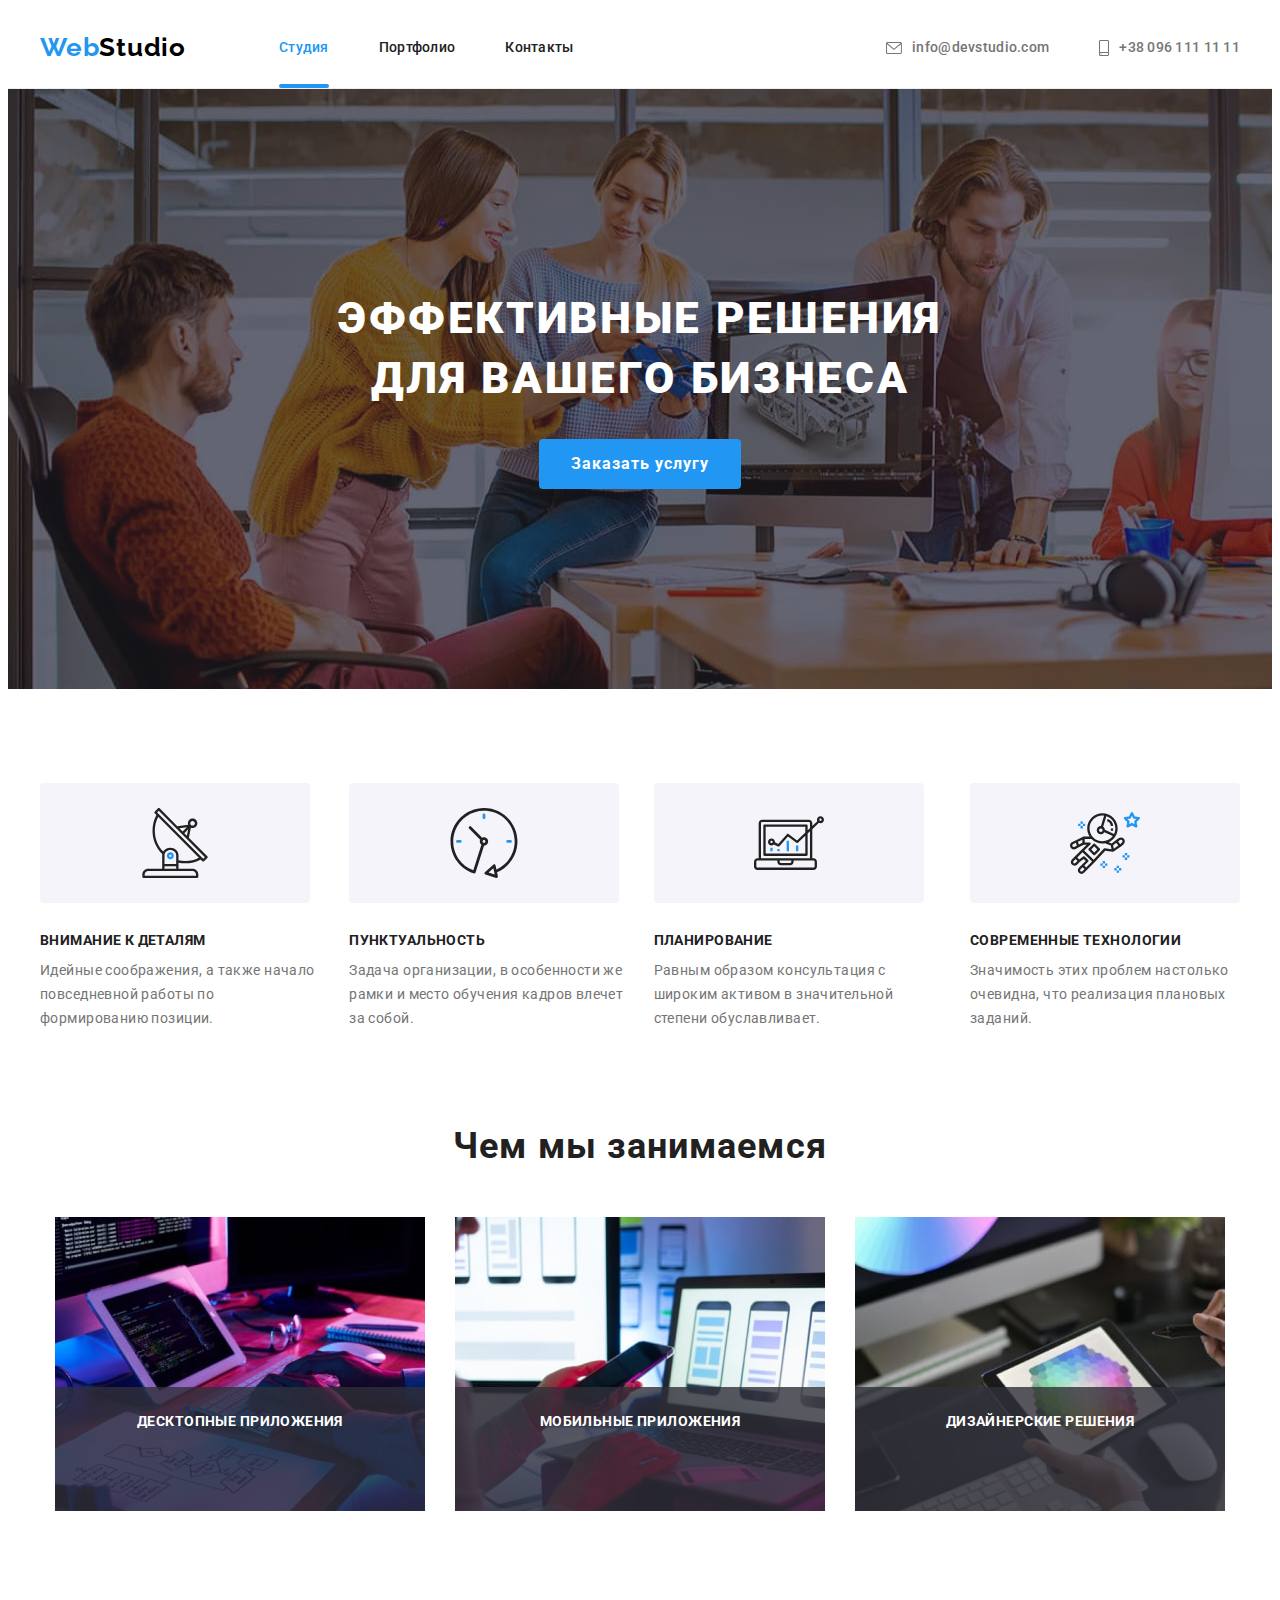
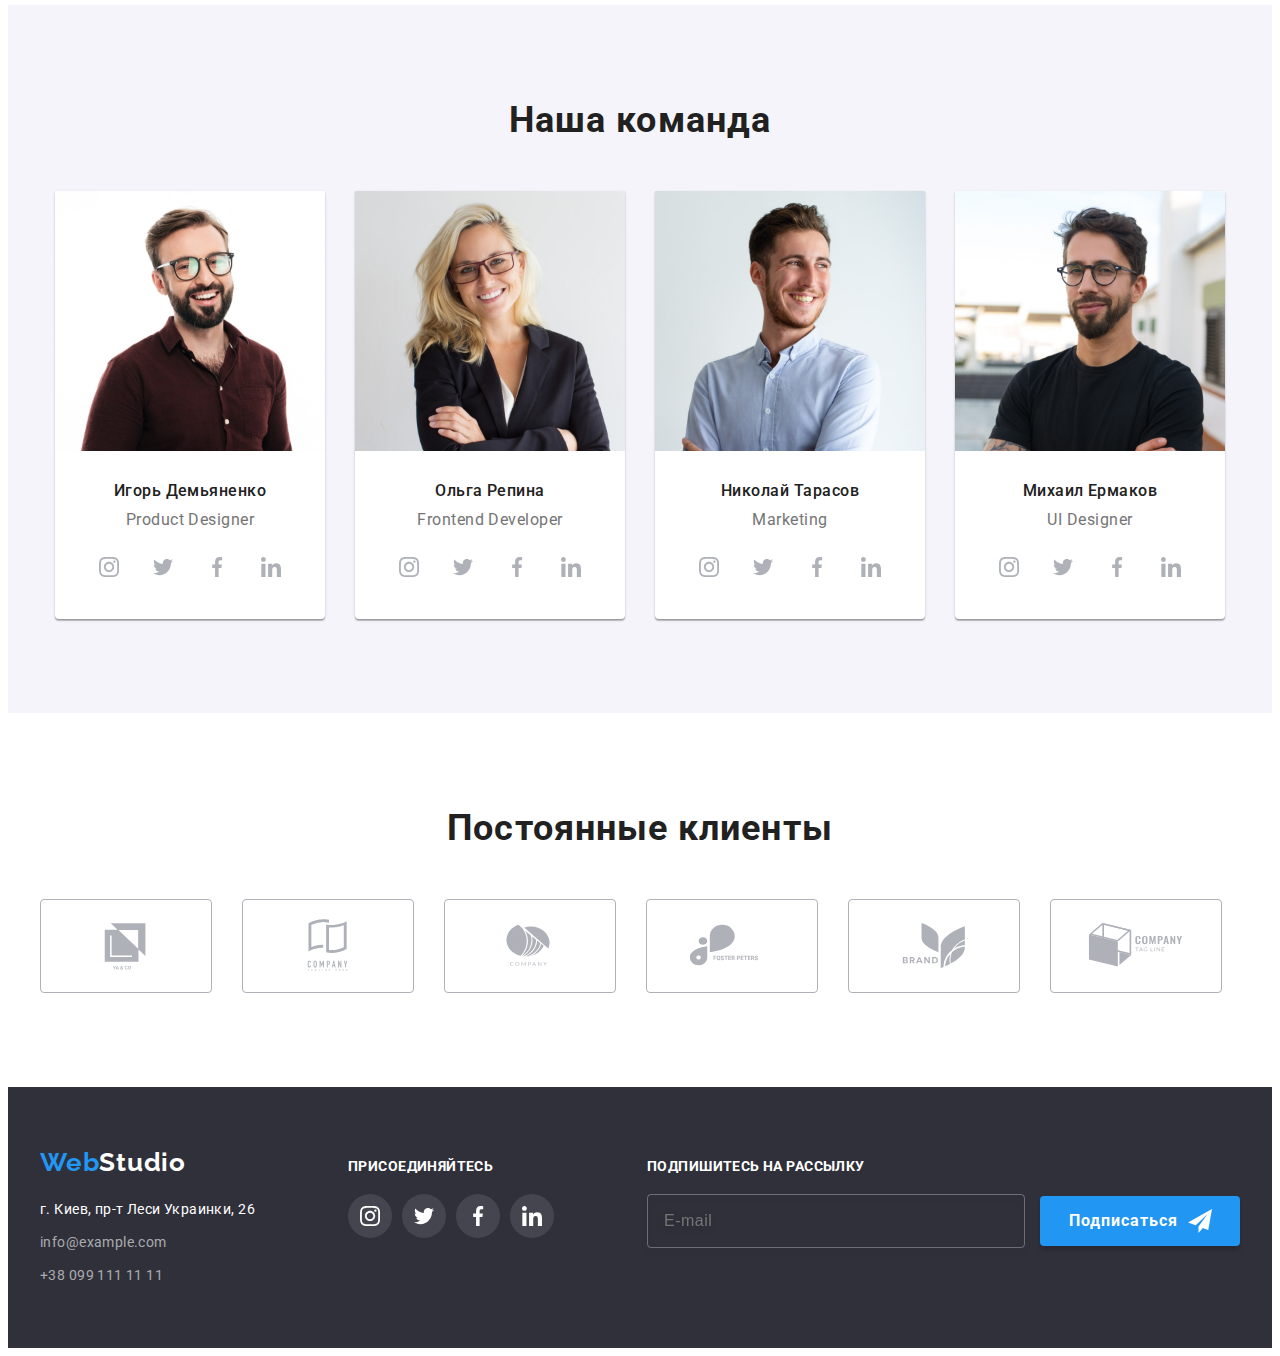
<file: index.html>
<!DOCTYPE html>
<html lang="ru">
  <head>
    <meta charset="UTF-8" />
    <meta http-equiv="X-UA-Compatible" content="IE=edge" />
    <meta name="viewport" content="width=device-width, initial-scale=1.0" />
    <link rel="preconnect" href="https://fonts.googleapis.com" />
    <link rel="preconnect" href="https://fonts.gstatic.com" crossorigin />
    <link
      href="https://fonts.googleapis.com/css2?family=Raleway:wght@700&family=Roboto:wght@400;500;700;900&display=swap"
      rel="stylesheet"
    />
    <link
      rel="stylesheet"
      href="https://cdnjs.cloudflare.com/ajax/libs/modern-normalize/1.1.0/modern-normalize.min.css"
      integrity="sha512-wpPYUAdjBVSE4KJnH1VR1HeZfpl1ub8YT/NKx4PuQ5NmX2tKuGu6U/JRp5y+Y8XG2tV+wKQpNHVUX03MfMFn9Q=="
      crossorigin="anonymous"
      referrerpolicy="no-referrer"
    />
    <link rel="stylesheet" href="./css/main.min.css" />
    <title>Document</title>
  </head>
  <body>
    <header class="header">
      <div class="container main-nav">
        <a href="/" class="logo header__logo link"
          >Web<span class="header__span header__span--dark logo">Studio</span></a
        >
        <nav class="nav">
          <ul class="nav__list list">
            <li class="nav__item">
              <a href="" class="nav__link nav__link--current link">Студия</a>
            </li>
            <li class="nav__item">
              <a href="./portfolio.html" class="nav__link link">Портфолио</a>
            </li>
            <li class="nav__item"><a href="" class="nav__link link">Контакты</a></li>
          </ul>
        </nav>
        <ul class="contacts-list list">
          <li class="contacts-list__item">
            <a href="mailto:info@devstudio.com" class="contacts-list__link link">
              <svg class="contacts-list__icon" width="16" height="12">
                <use href="./images/icons.svg#icon-envelope"></use>
              </svg>
              info@devstudio.com
            </a>
          </li>
          <li class="contacts-list__item">
            <a href="tel:+380961111111" class="contacts-list__link link">
              <svg class="contacts-list__icon" width="10" height="16">
                <use href="./images/icons.svg#icon-smartphone"></use>
              </svg>
              +38 096 111 11 11</a
            >
          </li>
        </ul>
      </div>
    </header>
    <main>
      <section class="hero">
        <div class="container">
          <h1 class="hero__tittle">
            Эффективные решения <br />
            для вашего бизнеса
          </h1>
          <button type="button" class="hero__btn button" data-modal-open>Заказать услугу</button>
        </div>
      </section>
    </main>
    <section class="benefits section">
      <div class="container">
        <h2 class="visually-hidden">Почему мы</h2>
        <ul class="benefits__list list">
          <li class="benefits__item">
            <div class="benefits__fon">
              <svg class="benefits__icon">
                <use href="./images/icons.svg#icon-antenna"></use>
              </svg>
            </div>
            <h3 class="benefits__tittle">Внимание к деталям</h3>
            <p class="benefits__text">
              Идейные соображения, а также начало повседневной работы по формированию позиции.
            </p>
          </li>
          <li class="benefits__item">
            <div class="benefits__fon">
              <svg class="benefits__icon">
                <use href="./images/icons.svg#icon-clock"></use>
              </svg>
            </div>
            <h3 class="benefits__tittle">Пунктуальность</h3>
            <p class="benefits__text">
              Задача организации, в особенности же рамки и место обучения кадров влечет за собой.
            </p>
          </li>
          <li class="benefits__item">
            <div class="benefits__fon">
              <svg class="benefits__icon">
                <use href="./images/icons.svg#icon-diagram"></use>
              </svg>
            </div>
            <h3 class="benefits__tittle">Планирование</h3>
            <p class="benefits__text">
              Равным образом консультация с широким активом в значительной степени обуславливает.
            </p>
          </li>
          <li class="benefits__item">
            <div class="benefits__fon">
              <svg class="benefits__icon">
                <use href="./images/icons.svg#icon-astronaut"></use>
              </svg>
            </div>
            <h3 class="benefits__tittle">Современные технологии</h3>
            <p class="benefits__text">
              Значимость этих проблем настолько очевидна, что реализация плановых заданий.
            </p>
          </li>
        </ul>
      </div>
    </section>
    <section class="work section">
      <div class="container">
        <h2 class="work__tittle tittle">Чем мы занимаемся</h2>
        <ul class="work__list list">
          <li class="work__item">
            <img src="./images/page-one/box1.jpg" alt="робочий процес" width="370" />
            <div class="work__text">Десктопные приложения</div>
          </li>
          <li class="work__item">
            <img src="./images/page-one/box2.jpg" alt="робота за ноутбуком" width="370" />
            <div class="work__text">Мобильные приложения</div>
          </li>
          <li class="work__item">
            <img src="./images//page-one/box3.jpg" alt="робота с планшетом" width="370" />
            <div class="work__text">Дизайнерские решения</div>
          </li>
        </ul>
      </div>
    </section>
    <section class="team section">
      <div class="container">
        <h2 class="team__tittle tittle">Наша команда</h2>
        <ul class="team__list list">
          <li class="team__item">
            <div class="team__card">
              <img src="./images/page-one/member1.jpg" alt="фото Игоря" width="270" />
              <div class="team__content">
                <h3 class="team__low-tittle">Игорь Демьяненко</h3>
                <p lang="en" class="team__text">Product Designer</p>
                <ul class="soc-list list">
                  <li class="soc-list__item">
                    <a href="" class="soc-list__link link">
                      <svg class="soc-list__icon">
                        <use href="./images/icons.svg#icon-instagram"></use></svg
                    ></a>
                  </li>
                  <li class="soc-list__item">
                    <a href="" class="soc-list__link link">
                      <svg class="soc-list__icon">
                        <use href="./images/icons.svg#icon-twitter"></use></svg
                    ></a>
                  </li>
                  <li class="soc-list__item">
                    <a href="" class="soc-list__link link">
                      <svg class="soc-list__icon">
                        <use href="./images/icons.svg#icon-facebook"></use></svg
                    ></a>
                  </li>
                  <li class="soc-list__item">
                    <a href="" class="soc-list__link link">
                      <svg class="soc-list__icon">
                        <use href="./images/icons.svg#icon-linkedin"></use></svg
                    ></a>
                  </li>
                </ul>
              </div>
            </div>
          </li>
          <li class="team__item">
            <div class="team__card">
              <img src="./images/page-one/member2.jpg" alt="фото Ольги" width="270" />
              <div class="team__content">
                <h3 class="team__low-tittle">Ольга Репина</h3>
                <p lang="en" class="team__text">Frontend Developer</p>
                <ul class="soc-list list">
                  <li class="soc-list__item">
                    <a href="" class="soc-list__link link">
                      <svg class="soc-list__icon">
                        <use href="./images/icons.svg#icon-instagram"></use></svg
                    ></a>
                  </li>
                  <li class="soc-list__item">
                    <a href="" class="soc-list__link link">
                      <svg class="soc-list__icon">
                        <use href="./images/icons.svg#icon-twitter"></use></svg
                    ></a>
                  </li>
                  <li class="soc-list__item">
                    <a href="" class="soc-list__link link">
                      <svg class="soc-list__icon">
                        <use href="./images/icons.svg#icon-facebook"></use></svg
                    ></a>
                  </li>
                  <li class="soc-list__item">
                    <a href="" class="soc-list__link link">
                      <svg class="soc-list__icon">
                        <use href="./images/icons.svg#icon-linkedin"></use></svg
                    ></a>
                  </li>
                </ul>
              </div>
            </div>
          </li>
          <li class="team__item">
            <div class="team__card">
              <img src="./images//page-one/member3.jpg" alt="фото Николая" width="270" />
              <div class="team__content">
                <h3 class="team__low-tittle">Николай Тарасов</h3>
                <p lang="en" class="team__text">Marketing</p>
                <ul class="soc-list list">
                  <li class="soc-list__item">
                    <a href="" class="soc-list__link link">
                      <svg class="soc-list__icon">
                        <use href="./images/icons.svg#icon-instagram"></use></svg
                    ></a>
                  </li>
                  <li class="soc-list__item">
                    <a href="" class="soc-list__link link">
                      <svg class="soc-list__icon">
                        <use href="./images/icons.svg#icon-twitter"></use></svg
                    ></a>
                  </li>
                  <li class="soc-list__item">
                    <a href="" class="soc-list__link link">
                      <svg class="soc-list__icon">
                        <use href="./images/icons.svg#icon-facebook"></use></svg
                    ></a>
                  </li>
                  <li class="soc-list__item">
                    <a href="" class="soc-list__link link">
                      <svg class="soc-list__icon">
                        <use href="./images/icons.svg#icon-linkedin"></use></svg
                    ></a>
                  </li>
                </ul>
              </div>
            </div>
          </li>
          <li class="team__item">
            <div class="team__card">
              <img src="./images//page-one/member4.jpg" alt="фото Михаила" width="270" />
              <div class="team__content">
                <h3 class="team__low-tittle">Михаил Ермаков</h3>
                <p lang="en" class="team__text">UI Designer</p>
                <ul class="soc-list list">
                  <li class="soc-list__item">
                    <a href="" class="soc-list__link link">
                      <svg class="soc-list__icon">
                        <use href="./images/icons.svg#icon-instagram"></use></svg
                    ></a>
                  </li>
                  <li class="soc-list__item">
                    <a href="" class="soc-list__link link">
                      <svg class="soc-list__icon">
                        <use href="./images/icons.svg#icon-twitter"></use></svg
                    ></a>
                  </li>
                  <li class="soc-list__item">
                    <a href="" class="soc-list__link link">
                      <svg class="soc-list__icon">
                        <use href="./images/icons.svg#icon-facebook"></use></svg
                    ></a>
                  </li>
                  <li class="soc-list__item">
                    <a href="" class="soc-list__link link">
                      <svg class="soc-list__icon">
                        <use href="./images/icons.svg#icon-linkedin"></use></svg
                    ></a>
                  </li>
                </ul>
              </div>
            </div>
          </li>
        </ul>
      </div>
    </section>
    <section class="clients">
      <div class="container">
        <h2 class="clients__tittle tittle">Постоянные клиенты</h2>
        <ul class="clients__list list">
          <li class="clients__item">
            <a href="" class="clients__link link"
              ><svg class="clients__icon">
                <use href="./images/icons.svg#icon-Logo1"></use></svg
            ></a>
          </li>
          <li class="clients__item">
            <a href="" class="clients__link link"
              ><svg class="clients__icon">
                <use href="./images/icons.svg#icon-Logo2"></use></svg
            ></a>
          </li>
          <li class="clients__item">
            <a href="" class="clients__link link"
              ><svg class="clients__icon">
                <use href="./images/icons.svg#icon-Logo3"></use></svg
            ></a>
          </li>
          <li class="clients__item">
            <a href="" class="clients__link link"
              ><svg class="clients__icon">
                <use href="./images/icons.svg#icon-Logo4"></use></svg
            ></a>
          </li>
          <li class="clients__item">
            <a href="" class="clients__link link"
              ><svg class="clients__icon">
                <use href="./images/icons.svg#icon-Logo5"></use></svg
            ></a>
          </li>
          <li class="clients__item">
            <a href="" class="clients__link link"
              ><svg class="clients__icon">
                <use href="./images/icons.svg#icon-Logo6"></use></svg
            ></a>
          </li>
        </ul>
      </div>
    </section>
    <footer class="footer">
      <div class="container footer-wrap">
        <div class="footer-elements">
          <a href="/" class="logo footer__logo link"
            >Web<span class="footer__span footer__span--light logo">Studio</span></a
          >
          <ul class="footer-list list">
            <li class="footer-item">
              <address class="address">г. Киев, пр-т Леси Украинки, 26</address>
            </li>
            <li class="footer-item">
              <a href="mailto:info@example.com" class="footer-contact link">info@example.com</a>
            </li>
            <li class="footer-item">
              <a href="tel:+380991111111" class="footer-contact link">+38 099 111 11 11</a>
            </li>
          </ul>
        </div>
        <div class="footer-contact">
          <p class="footer__tittle">присоединяйтесь</p>
          <ul class="soc-list list">
            <li class="soc-list__item">
              <a href="" class="soc-list__link soc-list__link--footer link">
                <svg class="soc-list__icon">
                  <use href="./images/icons.svg#icon-instagram"></use></svg
              ></a>
            </li>
            <li class="soc-list__item">
              <a href="" class="soc-list__link soc-list__link--footer link">
                <svg class="soc-list__icon">
                  <use href="./images/icons.svg#icon-twitter"></use></svg
              ></a>
            </li>
            <li class="soc-list__item">
              <a href="" class="soc-list__link soc-list__link--footer link">
                <svg class="soc-list__icon">
                  <use href="./images/icons.svg#icon-facebook"></use></svg
              ></a>
            </li>
            <li class="soc-list__item">
              <a href="" class="soc-list__link soc-list__link--footer link">
                <svg class="soc-list__icon">
                  <use href="./images/icons.svg#icon-linkedin"></use></svg
              ></a>
            </li>
          </ul>
        </div>
        <div class="footer-contact">
          <p class="footer__tittle">Подпишитесь на рассылку</p>
          <form>
            <input type="email" placeholder="E-mail" class="footer-contact__input" />
            <button type="submit" class="footer-contact__btn button">
              Подписаться
              <svg width="24" height="24" class="button__icon">
                <use href="./images/icons.svg#icon-icon-send"></use>
              </svg>
            </button>
          </form>
        </div>
      </div>
    </footer>
    <div class="backdrop is-hidden" data-modal>
      <div class="modal">
        <p class="modal__tittle">Оставьте свои данные, мы вам перезвоним</p>
        <button type="button" class="close-btn" data-modal-close>
          <svg class="close-btn__icon">
            <use href="./images/icons.svg#icon-close"></use>
          </svg>
        </button>
        <form>
          <label class="modal__label"
            >Имя
            <span class="input-wrap">
              <input type="text" class="modal__input" name="user-name" />
              <svg class="modal__icon">
                <use href="./images/icons.svg#icon-person"></use>
              </svg>
            </span>
          </label>

          <label class="modal__label"
            >Телефон
            <span class="input-wrap">
              <input type="tel" class="modal__input" name="user-tel" />
              <svg class="modal__icon">
                <use href="./images/icons.svg#icon-phone-icon"></use>
              </svg>
            </span>
          </label>
          <label class="modal__label"
            >Почта
            <span class="input-wrap">
              <input type="email" class="modal__input" name="user-email" />
              <svg class="modal__icon">
                <use href="./images/icons.svg#icon-email-icon"></use>
              </svg>
            </span>
          </label>
          <label class="modal__label"
            >Комментарий
            <textarea name="modal-text" class="modal__text" placeholder="Введите текст"></textarea>
          </label>
          <label class="checkbox-text"
            >Соглашаюсь с рассылкой и принимаю
            <a href="#" class="modal__link link">Условия договора</a>
            <span class="checkbox-wrap">
              <input
                type="checkbox"
                class="modal__checkbox visually-hidden"
                name="modal-checkbox"
              />
              <svg class="checkbox-icon">
                <use href="./images/icons.svg#icon-icon-check"></use>
              </svg>
            </span>
          </label>
          <button type="submit" class="modal__btn button">Отправить</button>
        </form>
      </div>
    </div>
    <script src="./js/modal.js"></script>
  </body>
</html>
</file>
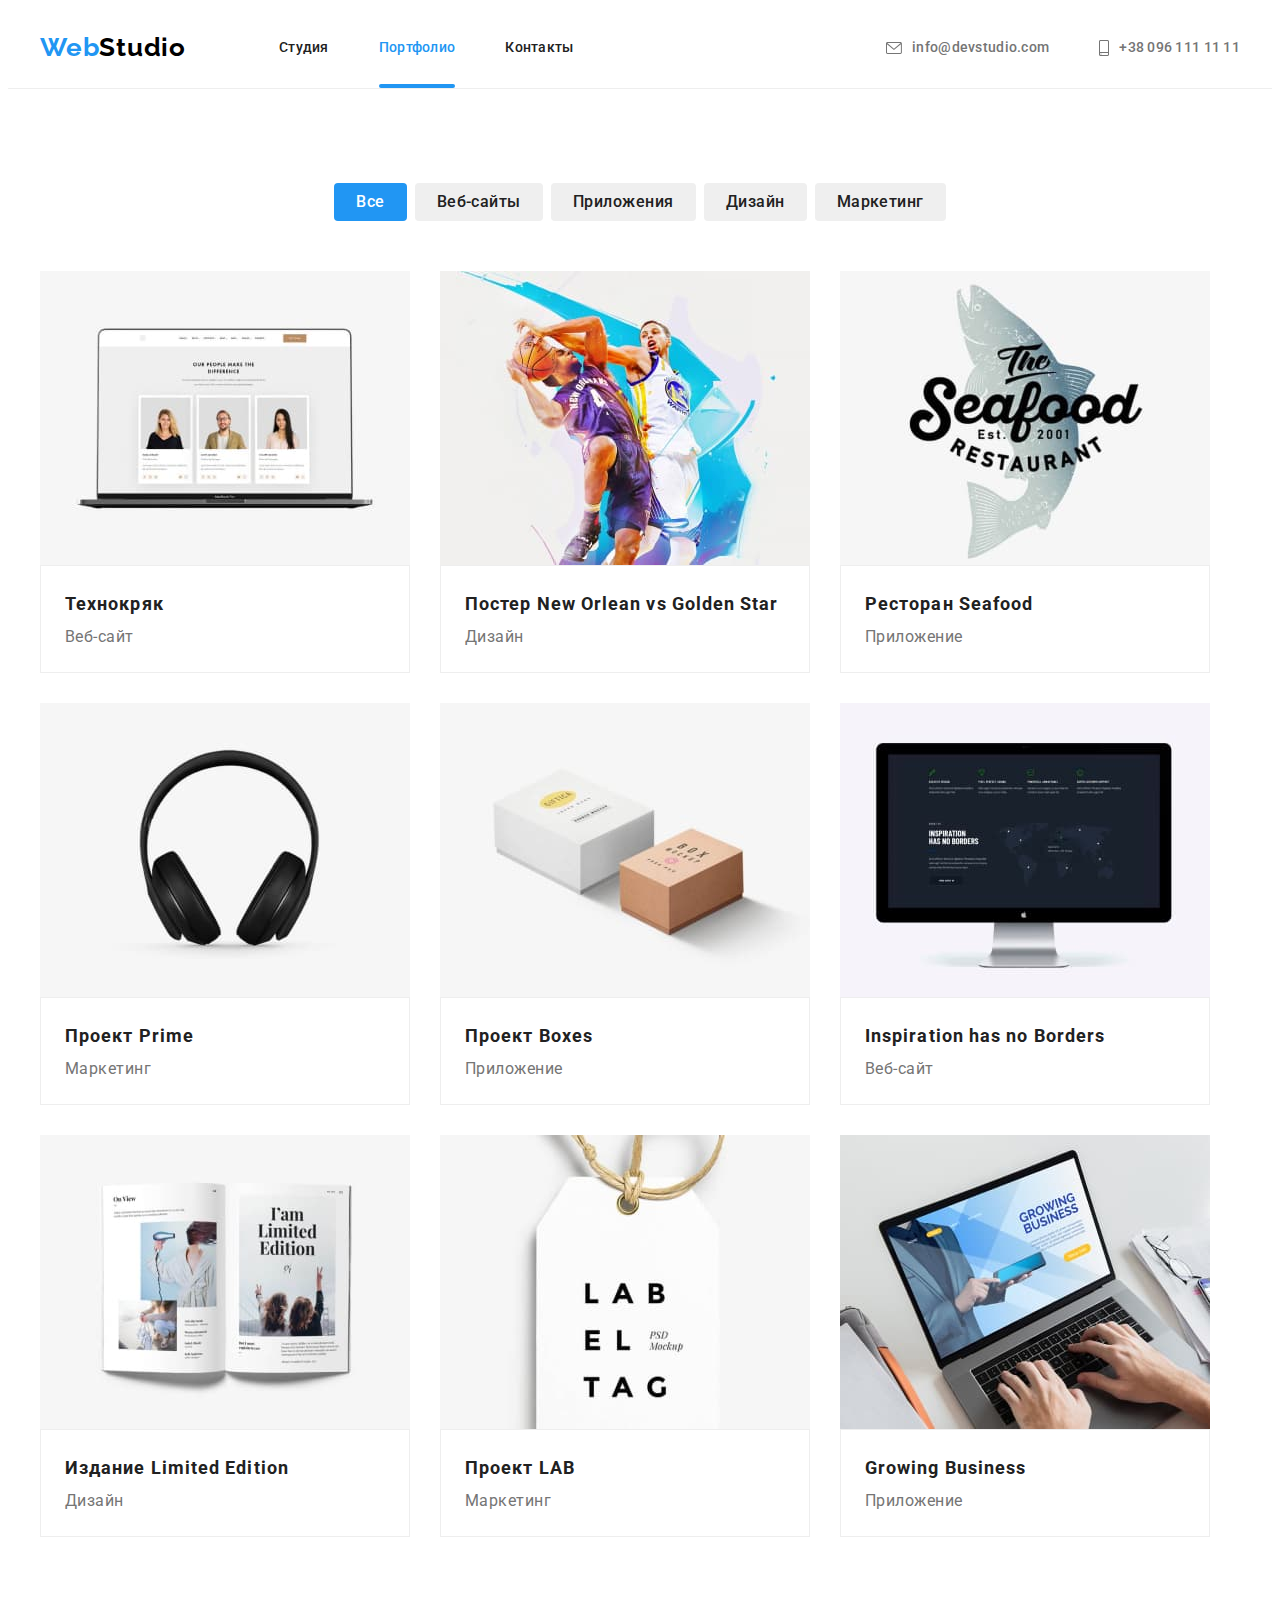
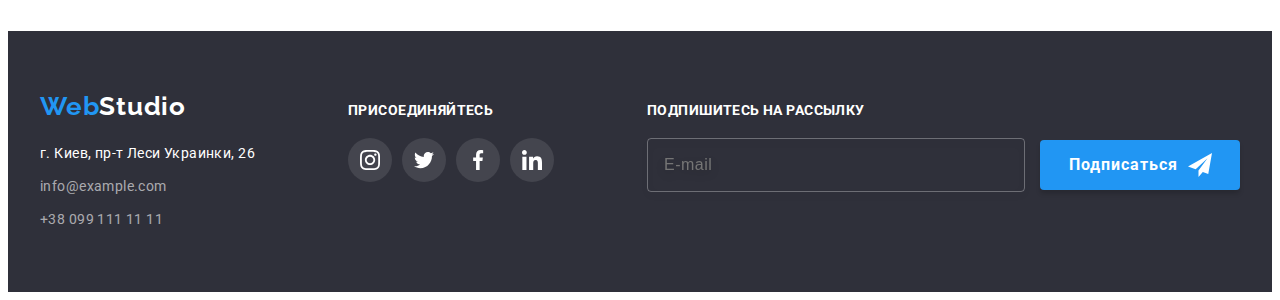
<file: portfolio.html>
<!DOCTYPE html>
<html lang="ru">
  <head>
    <meta charset="UTF-8" />
    <meta http-equiv="X-UA-Compatible" content="IE=edge" />
    <meta name="viewport" content="width=device-width, initial-scale=1.0" />
    <link rel="preconnect" href="https://fonts.googleapis.com" />
    <link rel="preconnect" href="https://fonts.gstatic.com" crossorigin />
    <link
      href="https://fonts.googleapis.com/css2?family=Raleway:wght@700&family=Roboto:wght@400;500;700;900&display=swap"
      rel="stylesheet"
    />
    <link
      rel="stylesheet"
      href="https://cdnjs.cloudflare.com/ajax/libs/modern-normalize/1.1.0/modern-normalize.min.css"
      integrity="sha512-wpPYUAdjBVSE4KJnH1VR1HeZfpl1ub8YT/NKx4PuQ5NmX2tKuGu6U/JRp5y+Y8XG2tV+wKQpNHVUX03MfMFn9Q=="
      crossorigin="anonymous"
      referrerpolicy="no-referrer"
    />
    <link rel="stylesheet" href="./css/main.min.css" />
    <title>Document</title>
  </head>
  <body>
    <header class="header">
      <div class="container main-nav">
        <a href="/" class="logo header__logo link"
          >Web<span class="header__span header__span--dark logo">Studio</span></a
        >
        <nav class="nav">
          <ul class="nav__list list">
            <li class="nav__item"><a href="./index.html" class="nav__link link">Студия</a></li>
            <li class="nav__item">
              <a href="" class="nav__link link nav__link--current">Портфолио</a>
            </li>
            <li class="nav__item"><a href="" class="nav__link link">Контакты</a></li>
          </ul>
        </nav>
        <ul class="contacts-list list">
          <li class="contacts-list__item">
            <a href="mailto:info@devstudio.com" class="contacts-list__link link">
              <svg class="contacts-list__icon" width="16" height="12">
                <use href="./images/icons.svg#icon-envelope"></use>
              </svg>
              info@devstudio.com
            </a>
          </li>
          <li class="contacts-list__item">
            <a href="tel:+380961111111" class="contacts-list__link link">
              <svg class="contacts-list__icon" width="10" height="16">
                <use href="./images/icons.svg#icon-smartphone"></use>
              </svg>
              +38 096 111 11 11</a
            >
          </li>
        </ul>
      </div>
    </header>
    <main>
      <section class="projects section">
        <div class="container">
          <h1 class="visually-hidden">Наши работы</h1>
          <ul class="filter-list list">
            <li class="filter-list__item">
              <button type="button" class="filter-btn filter-btn--current">Все</button>
            </li>
            <li class="filter-list__item">
              <button type="button" class="filter-btn">Веб-сайты</button>
            </li>
            <li class="filter-list__item">
              <button type="button" class="filter-btn">Приложения</button>
            </li>
            <li class="filter-list__item">
              <button type="button" class="filter-btn">Дизайн</button>
            </li>
            <li class="filter-list__item">
              <button type="button" class="filter-btn">Маркетинг</button>
            </li>
          </ul>
          <ul class="projects-list list">
            <li class="projects-item">
              <a href="" class="projects-link link">
                <div class="projects-thumb">
                  <img
                    src="./images/page-two/img1.jpg"
                    alt="профили трех людей"
                    width="370"
                    height="294"
                  />
                  <div class="projects-overlay">
                    <p class="overlay-text">
                      Ресурс предлагает комплексные предложения с разным уровнем функционала и
                      сервисов. Все это позволит посетителю получить исчерпывающие сведения о
                      компании или частном лице.
                    </p>
                  </div>
                </div>

                <div class="projects-content">
                  <h2 class="projects-tittle">Технокряк</h2>
                  <p class="projects-text">Веб-сайт</p>
                </div>
              </a>
            </li>
            <li class="projects-item">
              <a href="" class="projects-link link">
                <div class="projects-thumb">
                  <img
                    src="./images/page-two/img2.jpg"
                    alt="два баскетболиста"
                    width="370"
                    height="294"
                  />
                  <div class="projects-overlay">
                    <p class="overlay-text">
                      Ресурс предлагает комплексные предложения с разным уровнем функционала и
                      сервисов. Все это позволит посетителю получить исчерпывающие сведения о
                      компании или частном лице.
                    </p>
                  </div>
                </div>
                <div class="projects-content">
                  <h2 class="projects-tittle">Постер New Orlean vs Golden Star</h2>
                  <p class="projects-text">Дизайн</p>
                </div>
              </a>
            </li>
            <li class="projects-item">
              <a href="" class="projects-link link">
                <div class="projects-thumb">
                  <img
                    src="./images/page-two/img3.jpg"
                    alt="лого ресторана"
                    width="370"
                    height="294"
                  />
                  <div class="projects-overlay">
                    <p class="overlay-text">
                      Ресурс предлагает комплексные предложения с разным уровнем функционала и
                      сервисов. Все это позволит посетителю получить исчерпывающие сведения о
                      компании или частном лице.
                    </p>
                  </div>
                </div>
                <div class="projects-content">
                  <h2 class="projects-tittle">Ресторан Seafood</h2>
                  <p class="projects-text">Приложение</p>
                </div>
              </a>
            </li>
            <li class="projects-item">
              <a href="" class="projects-link link">
                <div class="projects-thumb">
                  <img
                    src="./images/page-two/img4.jpg"
                    alt="черные наушники"
                    width="370"
                    height="294"
                  />
                  <div class="projects-overlay">
                    <p class="overlay-text">
                      Ресурс предлагает комплексные предложения с разным уровнем функционала и
                      сервисов. Все это позволит посетителю получить исчерпывающие сведения о
                      компании или частном лице.
                    </p>
                  </div>
                </div>
                <div class="projects-content">
                  <h2 class="projects-tittle">Проект Prime</h2>
                  <p class="projects-text">Маркетинг</p>
                </div>
              </a>
            </li>
            <li class="projects-item">
              <a href="" class="projects-link link">
                <div class="projects-thumb">
                  <img
                    src="./images/page-two/img5.jpg"
                    alt="белая и персиковая коробка"
                    width="370"
                    height="294"
                  />
                  <div class="projects-overlay">
                    <p class="overlay-text">
                      Ресурс предлагает комплексные предложения с разным уровнем функционала и
                      сервисов. Все это позволит посетителю получить исчерпывающие сведения о
                      компании или частном лице.
                    </p>
                  </div>
                </div>
                <div class="projects-content">
                  <h2 class="projects-tittle">Проект Boxes</h2>
                  <p class="projects-text">Приложение</p>
                </div>
              </a>
            </li>
            <li class="projects-item">
              <a href="" class="projects-link link">
                <div class="projects-thumb">
                  <img
                    src="./images/page-two/img6.jpg"
                    alt="монитор apple"
                    width="370"
                    height="294"
                  />
                  <div class="projects-overlay">
                    <p class="overlay-text">
                      Ресурс предлагает комплексные предложения с разным уровнем функционала и
                      сервисов. Все это позволит посетителю получить исчерпывающие сведения о
                      компании или частном лице.
                    </p>
                  </div>
                </div>
                <div class="projects-content">
                  <h2 class="projects-tittle">Inspiration has no Borders</h2>
                  <p class="projects-text">Веб-сайт</p>
                </div>
              </a>
            </li>
            <li class="projects-item">
              <a href="" class="projects-link link">
                <div class="projects-thumb">
                  <img src="./images/page-two/img7.jpg" alt="журнал" width="370" height="294" />
                  <div class="projects-overlay">
                    <p class="overlay-text">
                      Ресурс предлагает комплексные предложения с разным уровнем функционала и
                      сервисов. Все это позволит посетителю получить исчерпывающие сведения о
                      компании или частном лице.
                    </p>
                  </div>
                </div>
                <div class="projects-content">
                  <h2 class="projects-tittle">Издание Limited Edition</h2>
                  <p class="projects-text">Дизайн</p>
                </div>
              </a>
            </li>
            <li class="projects-item">
              <a href="" class="projects-link link">
                <div class="projects-thumb">
                  <img
                    src="./images/page-two/img8.jpg"
                    alt="бирка с надписью"
                    width="370"
                    height="294"
                  />
                  <div class="projects-overlay">
                    <p class="overlay-text">
                      Ресурс предлагает комплексные предложения с разным уровнем функционала и
                      сервисов. Все это позволит посетителю получить исчерпывающие сведения о
                      компании или частном лице.
                    </p>
                  </div>
                </div>
                <div class="projects-content">
                  <h2 class="projects-tittle">Проект LAB</h2>
                  <p class="projects-text">Маркетинг</p>
                </div>
              </a>
            </li>
            <li class="projects-item">
              <a href="" class="projects-link link">
                <div class="projects-thumb">
                  <img
                    src="./images/page-two/img9.jpg"
                    alt="открытый ноутбук"
                    width="370"
                    height="294"
                  />
                  <div class="projects-overlay">
                    <p class="overlay-text">
                      Ресурс предлагает комплексные предложения с разным уровнем функционала и
                      сервисов. Все это позволит посетителю получить исчерпывающие сведения о
                      компании или частном лице.
                    </p>
                  </div>
                </div>
                <div class="projects-content">
                  <h2 class="projects-tittle">Growing Business</h2>
                  <p class="projects-text">Приложение</p>
                </div>
              </a>
            </li>
          </ul>
        </div>
      </section>
    </main>
    <footer class="footer">
      <div class="container footer-wrap">
        <div class="footer-elements">
          <a href="/" class="logo footer__logo link"
            >Web<span class="footer__span footer__span--light logo">Studio</span></a
          >
          <ul class="footer-list list">
            <li class="footer-item">
              <address class="address">г. Киев, пр-т Леси Украинки, 26</address>
            </li>
            <li class="footer-item">
              <a href="mailto:info@example.com" class="footer-contact link">info@example.com</a>
            </li>
            <li class="footer-item">
              <a href="tel:+380991111111" class="footer-contact link">+38 099 111 11 11</a>
            </li>
          </ul>
        </div>
        <div class="footer-contact">
          <p class="footer__tittle">присоединяйтесь</p>
          <ul class="soc-list list">
            <li class="soc-list__item">
              <a href="" class="soc-list__link soc-list__link--footer link">
                <svg class="soc-list__icon">
                  <use href="./images/icons.svg#icon-instagram"></use></svg
              ></a>
            </li>
            <li class="soc-list__item">
              <a href="" class="soc-list__link soc-list__link--footer link">
                <svg class="soc-list__icon">
                  <use href="./images/icons.svg#icon-twitter"></use></svg
              ></a>
            </li>
            <li class="soc-list__item">
              <a href="" class="soc-list__link soc-list__link--footer link">
                <svg class="soc-list__icon">
                  <use href="./images/icons.svg#icon-facebook"></use></svg
              ></a>
            </li>
            <li class="soc-list__item">
              <a href="" class="soc-list__link soc-list__link--footer link">
                <svg class="soc-list__icon">
                  <use href="./images/icons.svg#icon-linkedin"></use></svg
              ></a>
            </li>
          </ul>
        </div>
        <div class="footer-contact">
          <p class="footer__tittle">Подпишитесь на рассылку</p>
          <form>
            <input type="email" placeholder="E-mail" class="footer-contact__input" />
            <button type="submit" class="footer-contact__btn button">
              Подписаться
              <svg width="24" height="24" class="button__icon">
                <use href="./images/icons.svg#icon-icon-send"></use>
              </svg>
            </button>
          </form>
        </div>
      </div>
    </footer>
  </body>
</html>
</file>
<file: css/main.min.css>
:root{--tittle-color: #212121;--text-color: #757575;--accent-color: #2196f3;--filter-btn-color: #212121;--secondary-color: #ffffff;--icon-color: #afb1b8;--standard-margin: 30px;--section-padding: 94px;--border-style: 1px solid #eeeeee;--shadow: 0px 1px 3px rgba(0, 0, 0, 0.12), 0px 1px 1px rgba(0, 0, 0, 0.14), 0px 2px 1px rgba(0, 0, 0, 0.2);--timing-function: cubic-bezier(0.4, 0, 0.2, 1);--standard-duration: 250ms}body{font-family:"Roboto",sans-serif}.link{text-decoration:none}.list{list-style:none}h1,h2,h3,h4,h5,h6,p{margin:0}ul{padding-left:0;margin:0}img{display:block}button{border:none;cursor:pointer}.visually-hidden{position:absolute;white-space:nowrap;width:1px;height:1px;overflow:hidden;border:0;padding:0;clip:rect(0 0 0 0);clip-path:inset(50%);margin:-1px}.container{width:1200px;margin-left:auto;margin-right:auto;padding-left:15px;padding-right:15px}.section{padding-top:var(--section-padding);padding-bottom:var(--section-padding)}.tittle{margin-bottom:50px;font-size:36px;line-height:1.17;text-align:center;letter-spacing:.03em;color:var(--tittle-color)}.button{font-family:inherit;font-weight:700;font-size:16px;line-height:1.88;letter-spacing:.06em;border-radius:4px;color:var(--secondary-color);background-color:var(--accent-color);transition:background-color var(--standard-duration) var(--timing-function)}.button:hover,.button:focus{background-color:#188ce8}.logo{font-family:"Raleway",sans-serif;font-weight:700;font-size:26px;line-height:1.2;letter-spacing:.03em;color:#2196f3}.main-nav{display:flex;align-items:center}.header{border-bottom:var(--border-style)}.header__logo{margin-right:93px}.header__span--dark{color:#000}.nav{margin-right:auto}.nav__list{display:flex}.nav__item:not(:last-child){margin-right:50px;text-align:center}.nav__link{position:relative;display:block;padding-top:32px;padding-bottom:32px;font-weight:500;font-size:14px;line-height:1.14;letter-spacing:.02em;color:var(--tittle-color);transition:color var(--standard-duration) var(--timing-function)}.nav__link:hover,.nav__link:focus{color:var(--accent-color)}.nav__link--current{color:var(--accent-color)}.nav__link--current::after{content:"";position:absolute;display:block;left:0;bottom:0;width:100%;height:4px;background-color:var(--accent-color);border-radius:2px}.contacts-list{display:flex}.contacts-list__item:not(:last-child){margin-right:50px;text-align:center}.contacts-list__link{display:inline-flex;padding-top:32px;padding-bottom:32px;align-items:center;font-weight:500;font-size:14px;line-height:1.14;letter-spacing:.02em;color:var(--text-color);transition:color var(--standard-duration) var(--timing-function)}.contacts-list__link:hover,.contacts-list__link:focus{color:var(--accent-color)}.contacts-list__icon{margin-right:10px;fill:currentColor}.hero{max-width:1600px;background-image:linear-gradient(rgba(47, 48, 58, 0.4), rgba(47, 48, 58, 0.4)),url(../images/page-one/bg-image.jpg);margin-right:auto;margin-left:auto;padding:200px 0;background-color:#2f303a;text-align:center}.hero__tittle{margin-bottom:var(--standard-margin);font-weight:900;font-size:44px;line-height:1.36;letter-spacing:.06em;text-transform:uppercase;color:var(--secondary-color)}.hero__btn{padding:10px 32px}.benefits__list{display:flex}.benefits__item+.benefits__item{margin-left:var(--standard-margin)}.benefits__fon{display:flex;width:270px;height:120px;justify-content:center;align-items:center;background-color:#f5f4fa;border-radius:4px;margin-bottom:30px}.benefits__tittle{margin-bottom:10px;font-size:14px;line-height:1.14;letter-spacing:.03em;text-transform:uppercase;color:var(--tittle-color)}.benefits__text{font-size:14px;line-height:1.71;letter-spacing:.03em;color:var(--text-color)}.benefits__icon{width:70px;height:70px}.work{padding-top:0}.work__list{display:flex;justify-content:center;margin:calc(-1*var(--standard-margin)/2)}.work__item{position:relative;flex-basis:calc(33.3333333333% - 3*var(--standard-margin));margin:calc(var(--standard-margin)/2)}.work__text{position:absolute;width:100%;height:70px;bottom:0;left:0;padding-top:27px;padding-bottom:27px;font-weight:700;font-size:14px;line-height:1.14;text-align:center;letter-spacing:.03em;text-transform:uppercase;color:var(--secondary-color);background-color:rgba(47,48,58,.8)}.team{background-color:#f5f4fa}.team__list{display:flex;justify-content:center;margin:calc(-1*var(--standard-margin)/2)}.team__item{background-color:var(--secondary-color);flex-basis:calc(25% - 4*var(--standard-margin));margin:calc(var(--standard-margin)/2);border-radius:0px 0px 4px 4px;box-shadow:var(--shadow)}.team__low-tittle{margin-bottom:10px;font-weight:500;font-size:16px;line-height:1.19;text-align:center;letter-spacing:.03em;color:var(--tittle-color)}.team__text{font-size:16px;line-height:1.19;text-align:center;letter-spacing:.03em;color:var(--text-color);margin-bottom:16px}.team__content{padding-top:30px;padding-bottom:30px}.soc-list{display:flex;justify-content:center}.soc-list__item+.soc-list__item{margin-left:10px}.soc-list__link{display:flex;justify-content:center;align-items:center;height:44px;width:44px;border-radius:50%;fill:#afb1b8;transition:background-color var(--standard-duration) var(--timing-function),fill 250ms var(--timing-function)}.soc-list__link:hover,.soc-list__link:focus{background-color:var(--accent-color);fill:var(--secondary-color)}.soc-list__icon{width:20px;height:20px}.clients{padding-top:var(--section-padding);padding-bottom:var(--section-padding)}.clients__list{display:flex}.clients__item:not(:last-child){margin-right:var(--standard-margin)}.clients__link{display:flex;justify-content:center;align-items:center;width:170px;height:92px;fill:var(--icon-color);border:1px solid var(--icon-color);border-radius:4px;transition:border-color var(--standard-duration) var(--timing-function),fill 250ms var(--timing-function)}.clients__link:hover,.clients__link:focus{border-color:var(--accent-color);fill:var(--accent-color)}.clients__icon{width:106px;height:60px}.filter-btn{padding:6px 22px;border-radius:4px;border-color:rgba(0,0,0,0);font-family:inherit;font-weight:500;font-size:16px;line-height:1.62;text-align:center;letter-spacing:.03em;color:var(--filter-btn-color);transition:color var(--standard-duration) var(--timing-function),background-color var(--standard-duration) var(--timing-function),box-shadow var(--standard-duration) var(--timing-function)}.filter-btn:hover,.filter-btn:focus{color:var(--secondary-color);background-color:var(--accent-color);box-shadow:0px 3px 1px rgba(0,0,0,.1),0px 1px 2px rgba(0,0,0,.08),0px 2px 2px rgba(0,0,0,.12)}.filter-btn--current{color:var(--secondary-color);background-color:var(--accent-color)}.filter-list{display:flex;justify-content:center;margin-bottom:50px}.filter-list__item:not(:last-child){margin-right:8px}.projects-list{display:flex;flex-wrap:wrap;margin:calc(-1*var(--standard-margin)/2)}.projects-item{flex-basis:calc(33.3333333333% - 3*var(--standard-margin));margin:calc(var(--standard-margin)/2)}.projects-link{display:block;transition:box-shadow var(--standard-duration) var(--timing-function)}.projects-link:hover{box-shadow:0px 4px 4px rgba(0,0,0,.25)}.projects-tittle{font-size:18px;line-height:2;letter-spacing:.06em;color:var(--tittle-color)}.projects-text{font-size:16px;line-height:1.88;letter-spacing:.03em;color:var(--text-color)}.projects-content{padding:20px 24px;border:var(--border-style)}.projects-thumb{position:relative;overflow:hidden}.projects-overlay{position:absolute;top:0;left:0;padding:63px 24px;width:100%;height:100%;background-color:rgba(33,150,243,.9);transform:translateY(100%);transition:transform var(--standard-duration) var(--timing-function)}.projects-link:hover .projects-overlay{transform:translateY(0)}.overlay-text{font-size:18px;line-height:1.56;letter-spacing:.03em;color:#fff}.footer{padding-top:60px;padding-bottom:60px;background-color:#2f303a}.footer-wrap{display:flex;align-items:baseline;justify-content:space-between}.footer-elements:nth-child(2){margin-right:23px}.footer__span--light{color:#fff}.footer-list{margin-top:20px}.footer-item:not(:last-child){margin-bottom:9px}.address{font-style:normal;font-size:14px;line-height:1.71;letter-spacing:.03em;color:#fff}.footer-contact{font-size:14px;line-height:1.71;letter-spacing:.03em;color:rgba(255,255,255,.6);transition:color var(--standard-duration) var(--timing-function)}.footer-contact:hover,.footer-contact:focus{color:var(--accent-color)}.footer__tittle{margin-bottom:20px;font-weight:700;font-size:14px;line-height:16px;letter-spacing:.03em;text-transform:uppercase;color:#fff}.soc-list__link--footer{background-color:rgba(255,255,255,.1);fill:#fff;transition:background-color var(--standard-duration) var(--timing-function)}.soc-list__link--footer:hover,.soc-list__link--footer:focus{background-color:var(--accent-color)}.footer-contact__input{margin-right:12px;padding-left:16px;width:358px;height:50px;border:1px solid rgba(255,255,255,.3);filter:drop-shadow(0px 4px 4px rgba(0, 0, 0, 0.15));border-radius:4px;font-size:16px;line-height:1.25;letter-spacing:.03em;color:rgba(255,255,255,.6);background-color:rgba(0,0,0,0);outline:none}.footer-contact__btn{position:relative;padding:10px 29px;padding-right:62px;box-shadow:0px 4px 4px rgba(0,0,0,.15)}.button__icon{position:absolute;top:50%;right:28px;transform:translateY(-50%)}.backdrop{position:fixed;top:0;left:0;width:100%;height:100%;background-color:rgba(0,0,0,.2);opacity:1;transition:opacity var(--standard-duration) var(--timing-function)}.backdrop.is-hidden{opacity:0;pointer-events:none;visibility:hidden}.modal{position:absolute;top:50%;left:50%;padding:40px;width:528px;height:581px;background-color:#fff;border-radius:4px;opacity:1;transform:translate(-50%, -50%) scale(1);transition:transform var(--standard-duration) var(--timing-function),opacity var(--standard-duration) var(--timing-function)}.backdrop.is-hidden .modal{opacity:0;transform:translate(-50%, -50%) scale(0.8)}.close-btn{position:absolute;top:8px;right:8px;width:30px;height:30px;border-radius:50%;background-color:#fff;border:1px solid rgba(0,0,0,.1)}.close-btn__icon{position:absolute;top:50%;left:50%;width:18px;height:18px;transform:translate(-50%, -50%);transition:fill var(--standard-duration) var(--timing-function)}.close-btn:hover .close-btn__icon,.close-btn:focus .close-btn__icon{fill:var(--accent-color)}.modal__tittle{margin-bottom:12px;font-weight:700;font-size:20px;line-height:1.15;text-align:center;letter-spacing:.03em;color:var(--tittle-color)}.modal__label{display:block;font-size:12px;line-height:1.17;letter-spacing:.01em;color:var(--text-color)}.modal__label+.modal__label{margin-top:10px}.input-wrap{position:relative;display:block}.modal__input{display:block;width:100%;height:40px;margin-top:4px;padding-left:42px;font-size:14px;line-height:1.71;letter-spacing:.03em;color:var(--text-color);outline:none;border:1px solid rgba(33,33,33,.2);border-radius:4px;transition:border-color var(--standard-duration) var(--timing-function)}.modal__input:focus{border-color:var(--accent-color)}.modal__icon{position:absolute;top:50%;left:12px;width:18px;height:18px;transform:translateY(-50%);transition:fill var(--standard-duration) var(--timing-function)}.modal__input:focus+.modal__icon{fill:var(--accent-color)}.modal__btn{display:block;margin-right:auto;margin-left:auto;padding:10px 55px;box-shadow:0px 4px 4px rgba(0,0,0,.15)}.modal__text{display:block;width:100%;height:120px;padding:12px 16px;margin-top:4px;font-size:14px;line-height:1.14;letter-spacing:.01em;color:var(--text-color);outline:none;border:1px solid rgba(33,33,33,.2);border-radius:4px;resize:none;transition:border-color var(--standard-duration) var(--timing-function)}.modal__text:focus{border-color:var(--accent-color)}.modal__text::placeholder{font-size:14px;line-height:1.14;letter-spacing:.01em;color:rgba(117,117,117,.5)}.checkbox-text{position:relative;display:block;padding-left:30px;margin-top:20px;margin-bottom:30px;font-size:14px;line-height:1.71;letter-spacing:.03em;color:var(--text-color)}.checkbox-icon{position:absolute;top:50%;left:7px;width:16px;height:15px;border:2px solid var(--filter-btn-color);border-radius:2px;transform:translateY(-50%);fill:rgba(0,0,0,0);transition:background-color var(--standard-duration) var(--timing-function),border-color var(--standard-duration) var(--timing-function),fill var(--standard-duration) var(--timing-function)}.modal__checkbox:checked+.checkbox-icon{background-color:var(--accent-color);border-color:rgba(0,0,0,0);fill:#fff}.modal__checkbox:focus+.checkbox-icon{border-color:var(--accent-color)}.modal__link{color:var(--accent-color)}/*# sourceMappingURL=main.min.css.map */
</file>
